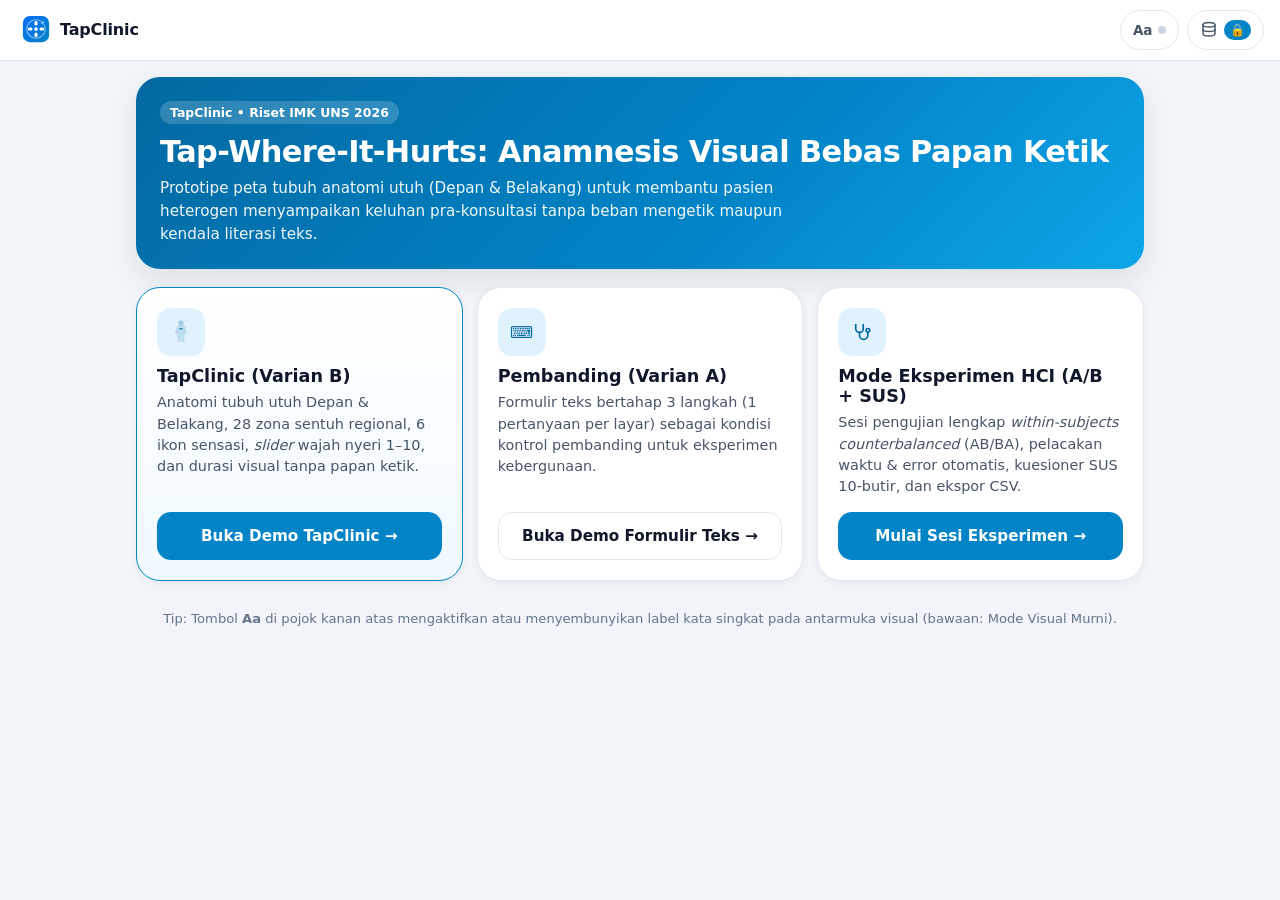
<file: index.html>
<!DOCTYPE html>
<html lang="id">
<head>
  <meta charset="UTF-8" />
  <meta name="viewport" content="width=device-width, initial-scale=1.0" />
  <title>TapClinic — Redirecting to Prototype</title>
  <meta http-equiv="refresh" content="0; url=./prototype/" />
  <script>
    window.location.replace("./prototype/");
  </script>
</head>
<body style="font-family:system-ui,sans-serif;display:flex;min-height:100vh;align-items:center;justify-content:center;background:#f1f5f9;color:#0f172a;margin:0;padding:16px;text-align:center">
  <div>
    <p style="font-size:1rem;margin:0 0 10px">Mengalihkan ke prototipe <strong>TapClinic</strong>…</p>
    <a href="./prototype/" style="color:#0284c7;font-weight:700">Buka TapClinic Prototype →</a>
  </div>
</body>
</html>
</file>
<file: prototype/css/styles.css>
:root {
  --bg: #f1f5f9;
  --surface: #ffffff;
  --surface-soft: #f8fafc;
  --surface-tint: #f0f9ff;
  --ink: #0f172a;
  --ink-muted: #475569;
  --ink-subtle: #64748b;
  --border: #e2e8f0;
  --primary: #0284c7;
  --primary-dark: #0369a1;
  --primary-soft: #e0f2fe;
  --accent: #0284c7;
  --sev-low: #22c55e;
  --sev-mid: #f59e0b;
  --sev-high: #f97316;
  --sev-crit: #ef4444;
  --shadow-sm: 0 2px 10px rgba(15, 23, 42, 0.05);
  --shadow-md: 0 12px 30px rgba(15, 23, 42, 0.09);
  --radius-sm: 12px;
  --radius-md: 18px;
  --radius-lg: 24px;
  --font: "Plus Jakarta Sans", "Inter", system-ui, -apple-system, BlinkMacSystemFont, "Segoe UI", Roboto, Arial, sans-serif;
}

*, *::before, *::after {
  box-sizing: border-box;
}

html, body {
  margin: 0;
  padding: 0;
  font-family: var(--font);
  background: var(--bg);
  color: var(--ink);
  -webkit-tap-highlight-color: transparent;
}

button, input, textarea, select {
  font-family: inherit;
}

.hidden {
  display: none !important;
}

/* Visual-First label toggle: OFF by default, ON when body.show-labels is set */
.label-text {
  display: none;
}

body.show-labels .label-text {
  display: inline;
}

.label-block {
  display: none;
}

body.show-labels .label-block {
  display: block;
}

/* Shell & Topbar */
.app-shell {
  min-height: 100dvh;
  display: flex;
  flex-direction: column;
}

.topbar {
  position: sticky;
  top: 0;
  z-index: 40;
  display: flex;
  align-items: center;
  justify-content: space-between;
  padding: 10px 16px;
  background: rgba(255, 255, 255, 0.94);
  backdrop-filter: blur(10px);
  border-bottom: 1px solid var(--border);
}

.brand-btn {
  display: inline-flex;
  align-items: center;
  gap: 10px;
  border: none;
  background: transparent;
  padding: 4px 6px;
  border-radius: var(--radius-sm);
  cursor: pointer;
  color: var(--ink);
  text-align: left;
}

.brand-text {
  display: flex;
  flex-direction: column;
  line-height: 1.15;
}

.brand-text strong {
  font-size: 1rem;
  letter-spacing: -0.01em;
}

.brand-text small {
  font-size: 0.72rem;
  color: var(--ink-subtle);
}

.topbar-actions {
  display: flex;
  align-items: center;
  gap: 8px;
}

.icon-pill-btn {
  display: inline-flex;
  align-items: center;
  gap: 6px;
  min-height: 40px;
  padding: 6px 12px;
  border-radius: 999px;
  border: 1.5px solid var(--border);
  background: var(--surface);
  color: var(--ink-muted);
  font-weight: 600;
  font-size: 0.85rem;
  cursor: pointer;
  transition: all 0.16s ease;
}

.icon-pill-btn:hover {
  border-color: var(--primary);
  color: var(--primary-dark);
}

.icon-pill-btn[aria-pressed="true"] {
  background: var(--primary-soft);
  border-color: var(--primary);
  color: var(--primary-dark);
}

.aa-glyph {
  font-weight: 800;
  letter-spacing: -0.03em;
}

.pill-state-dot {
  width: 8px;
  height: 8px;
  border-radius: 50%;
  background: #cbd5e1;
}

.icon-pill-btn[aria-pressed="true"] .pill-state-dot {
  background: var(--primary);
}

.count-badge {
  min-width: 20px;
  height: 20px;
  padding: 0 6px;
  border-radius: 999px;
  background: var(--primary);
  color: #fff;
  font-size: 0.75rem;
  display: inline-flex;
  align-items: center;
  justify-content: center;
}

.app-main {
  flex: 1;
  width: 100%;
  max-width: 1040px;
  margin: 0 auto;
  padding: 16px;
}

/* Cards & Buttons */
.card {
  background: var(--surface);
  border: 1px solid var(--border);
  border-radius: var(--radius-lg);
  box-shadow: var(--shadow-sm);
  padding: 20px;
}

.phone-card {
  width: 100%;
  max-width: 480px;
  margin: 0 auto;
  background: var(--surface);
  border: 1px solid var(--border);
  border-radius: var(--radius-lg);
  box-shadow: var(--shadow-md);
  padding: 20px;
  display: flex;
  flex-direction: column;
  gap: 14px;
}

.step-kicker {
  font-size: 0.8rem;
  font-weight: 700;
  color: var(--primary);
  letter-spacing: 0.01em;
}

.step-title {
  margin: 2px 0 4px;
  font-size: 1.32rem;
  font-weight: 800;
  letter-spacing: -0.02em;
  color: var(--ink);
}

.step-subtitle {
  margin: 0;
  font-size: 0.88rem;
  color: var(--ink-muted);
  line-height: 1.45;
}

.btn {
  display: inline-flex;
  align-items: center;
  justify-content: center;
  gap: 8px;
  min-height: 48px;
  padding: 10px 18px;
  border-radius: 14px;
  border: 1.5px solid transparent;
  font-size: 0.95rem;
  font-weight: 700;
  cursor: pointer;
  transition: transform 0.12s ease, background 0.16s ease, border-color 0.16s ease;
}

.btn:active {
  transform: scale(0.98);
}

.btn-full {
  width: 100%;
}

.btn-primary {
  background: var(--primary);
  color: #fff;
}

.btn-primary:hover {
  background: var(--primary-dark);
}

.btn-secondary {
  background: var(--surface);
  border-color: var(--border);
  color: var(--ink);
}

.btn-secondary:hover {
  border-color: var(--primary);
  background: var(--surface-tint);
}

.btn-danger-ghost {
  background: #fef2f2;
  border-color: #fecaca;
  color: #b91c1c;
}

.btn-sm {
  min-height: 38px;
  padding: 6px 12px;
  font-size: 0.84rem;
  border-radius: 10px;
}

.btn:disabled {
  opacity: 0.45;
  cursor: not-allowed;
}

/* Home Landing Hub */
.hero-banner {
  background: linear-gradient(135deg, #0369a1 0%, #0284c7 60%, #0ea5e9 100%);
  color: #fff;
  border-radius: var(--radius-lg);
  padding: 24px;
  margin-bottom: 18px;
  box-shadow: var(--shadow-md);
}

.hero-badge {
  display: inline-flex;
  align-items: center;
  gap: 6px;
  padding: 4px 10px;
  border-radius: 999px;
  background: rgba(255, 255, 255, 0.18);
  font-size: 0.78rem;
  font-weight: 600;
  margin-bottom: 10px;
}

.hero-banner h1 {
  margin: 0 0 8px;
  font-size: clamp(1.35rem, 2.8vw, 1.9rem);
  letter-spacing: -0.02em;
}

.hero-banner p {
  margin: 0;
  color: rgba(255, 255, 255, 0.94);
  line-height: 1.5;
  max-width: 68ch;
  font-size: 0.95rem;
}

.hub-grid {
  display: grid;
  grid-template-columns: repeat(auto-fit, minmax(260px, 1fr));
  gap: 14px;
  margin-bottom: 18px;
}

.hub-card {
  display: flex;
  flex-direction: column;
  justify-content: space-between;
  gap: 14px;
  padding: 20px;
  border-radius: var(--radius-lg);
  background: var(--surface);
  border: 1.5px solid var(--border);
  box-shadow: var(--shadow-sm);
}

.hub-card.featured {
  border-color: var(--primary);
  background: linear-gradient(180deg, #ffffff 0%, #f0f9ff 100%);
}

.hub-card-icon {
  width: 48px;
  height: 48px;
  border-radius: 14px;
  display: flex;
  align-items: center;
  justify-content: center;
  background: var(--primary-soft);
  color: var(--primary-dark);
  margin-bottom: 10px;
}

.hub-card h2 {
  margin: 0 0 6px;
  font-size: 1.1rem;
}

.hub-card p {
  margin: 0;
  color: var(--ink-muted);
  font-size: 0.9rem;
  line-height: 1.48;
}

.hub-meta {
  font-size: 0.82rem;
  color: var(--ink-subtle);
  text-align: center;
  padding: 12px;
}

/* Variant B — Step B1 (Side-by-Side Realistic Front & Back Anatomy) */
.b1-toolbar {
  display: flex;
  align-items: center;
  justify-content: space-between;
  gap: 8px;
}

.b1-mode-toggle {
  display: inline-flex;
  align-items: center;
  gap: 4px;
  padding: 3px;
  border-radius: 12px;
  background: var(--surface-soft);
  border: 1px solid var(--border);
}

.b1-mode-btn {
  display: inline-flex;
  align-items: center;
  justify-content: center;
  min-width: 36px;
  min-height: 34px;
  padding: 4px 8px;
  border-radius: 9px;
  border: none;
  background: transparent;
  color: var(--ink-muted);
  cursor: pointer;
}

.b1-mode-btn.active {
  background: var(--primary);
  color: #fff;
}

.b1-dual-bodies {
  display: grid;
  grid-template-columns: repeat(2, minmax(0, 1fr));
  gap: 10px;
  align-items: start;
}

.b1-body-slot {
  background: var(--surface-soft);
  border: 1px solid var(--border);
  border-radius: 16px;
  padding: 8px 6px 6px;
  display: flex;
  flex-direction: column;
  align-items: center;
}

.b1-slot-badge {
  display: inline-flex;
  align-items: center;
  gap: 5px;
  color: var(--ink-muted);
  font-size: 0.75rem;
  font-weight: 700;
  margin-bottom: 2px;
}

.body-svg-wrap {
  width: 100%;
  max-width: 280px;
  margin: 0 auto;
  display: flex;
  flex-direction: column;
  align-items: center;
}

.body-svg {
  width: 100%;
  height: auto;
  max-height: 54dvh;
  touch-action: manipulation;
  user-select: none;
}

.body-region-hit {
  fill: rgba(2, 132, 199, 0.015);
  stroke: rgba(100, 116, 139, 0.16);
  stroke-width: 0.9;
  cursor: pointer;
  transition: fill 0.16s ease, stroke 0.16s ease;
}

.body-region-hit:hover {
  fill: rgba(2, 132, 199, 0.18);
  stroke: rgba(2, 132, 199, 0.65);
  stroke-width: 1.4;
}

.body-region-hit.is-selected {
  fill: rgba(239, 68, 68, 0.36);
  stroke: #dc2626;
  stroke-width: 2.1;
}

.body-region-hit.sev-low {
  fill: rgba(34, 197, 94, 0.34);
  stroke: #16a34a;
  stroke-width: 1.6;
}

.body-region-hit.sev-mid {
  fill: rgba(245, 158, 11, 0.36);
  stroke: #d97706;
  stroke-width: 1.6;
}

.body-region-hit.sev-high {
  fill: rgba(249, 115, 22, 0.42);
  stroke: #ea580c;
  stroke-width: 1.8;
}

.body-region-hit.sev-crit {
  fill: rgba(239, 68, 68, 0.48);
  stroke: #dc2626;
  stroke-width: 2;
}

.pain-pin-group {
  pointer-events: none;
}

.pain-pin-pulse {
  transform-box: fill-box;
  transform-origin: center;
  animation: pinPulse 2s ease-out infinite;
}

@keyframes pinPulse {
  0% { transform: scale(0.95); opacity: 0.78; }
  70% { transform: scale(1.65); opacity: 0; }
  100% { transform: scale(1.65); opacity: 0; }
}

.selected-pill {
  display: flex;
  align-items: center;
  justify-content: center;
  gap: 8px;
  padding: 10px 14px;
  border-radius: 12px;
  background: #fee2e2;
  border: 1px solid #fecaca;
  color: #b91c1c;
  font-size: 0.86rem;
  font-weight: 700;
}

.selected-pill.empty {
  background: var(--surface-soft);
  border-color: var(--border);
  color: var(--ink-subtle);
}

.pain-dots-pill {
  display: inline-flex;
  align-items: center;
  gap: 5px;
  padding: 4px 10px;
  border-radius: 999px;
  background: var(--surface-soft);
  border: 1px solid var(--border);
  font-size: 0.82rem;
  font-weight: 700;
}

.pain-mini-dot {
  width: 10px;
  height: 10px;
  border-radius: 50%;
  display: inline-block;
}

/* Variant B — Step B2 (2x3 Sensation Grid with Active Checkmark Badge) */
.sensation-grid-2x3 {
  display: grid;
  grid-template-columns: repeat(2, 1fr);
  gap: 10px;
}

.sens-card-btn {
  position: relative;
  display: flex;
  flex-direction: column;
  align-items: center;
  justify-content: center;
  gap: 8px;
  min-height: 98px;
  padding: 14px 10px;
  border-radius: 16px;
  border: 1.5px solid var(--border);
  background: var(--surface-soft);
  color: var(--ink);
  cursor: pointer;
  transition: all 0.16s ease;
}

.sens-card-btn:hover {
  border-color: var(--primary);
  background: var(--surface-tint);
}

.sens-card-btn.active {
  border: 2px solid var(--primary);
  background: var(--primary-soft);
  color: var(--primary-dark);
}

.sens-check-badge {
  position: absolute;
  top: 8px;
  right: 8px;
  width: 20px;
  height: 20px;
  border-radius: 50%;
  background: var(--primary);
  color: #fff;
  font-size: 0.72rem;
  font-weight: 800;
  display: none;
  align-items: center;
  justify-content: center;
}

.sens-card-btn.active .sens-check-badge {
  display: inline-flex;
}

.sens-card-title {
  font-size: 0.88rem;
  font-weight: 700;
  text-align: center;
}

.sens-anim-pulse {
  transform-box: fill-box;
  transform-origin: center;
  animation: gentleBeat 1.5s ease-in-out infinite;
}

@keyframes gentleBeat {
  0%, 100% { transform: scale(1); }
  50% { transform: scale(1.13); }
}

/* Variant B — Step B3 (Visual Pain Slider + 5 Expressive Face Ticks) */
.b3-face-stage {
  display: flex;
  flex-direction: column;
  align-items: center;
  gap: 8px;
  padding: 8px 0 4px;
}

.b3-score-readout {
  display: flex;
  align-items: baseline;
  gap: 4px;
  font-weight: 800;
  color: var(--ink);
}

.b3-score-readout .big {
  font-size: 2.35rem;
  line-height: 1;
}

.b3-score-readout .denom {
  font-size: 1rem;
  color: var(--ink-subtle);
}

.sev-pill {
  display: inline-flex;
  align-items: center;
  padding: 4px 12px;
  border-radius: 999px;
  font-size: 0.8rem;
  font-weight: 700;
}

.pain-range {
  -webkit-appearance: none;
  appearance: none;
  width: 100%;
  height: 12px;
  border-radius: 999px;
  background: linear-gradient(90deg, #22c55e 0%, #eab308 38%, #f97316 70%, #ef4444 100%);
  outline: none;
  cursor: pointer;
}

.pain-range::-webkit-slider-thumb {
  -webkit-appearance: none;
  appearance: none;
  width: 26px;
  height: 26px;
  border-radius: 50%;
  background: #ffffff;
  border: 3px solid var(--primary);
  box-shadow: 0 2px 6px rgba(0, 0, 0, 0.22);
}

.pain-range::-moz-range-thumb {
  width: 26px;
  height: 26px;
  border-radius: 50%;
  background: #ffffff;
  border: 3px solid var(--primary);
  box-shadow: 0 2px 6px rgba(0, 0, 0, 0.22);
}

.b3-ticks-row {
  display: grid;
  grid-template-columns: repeat(5, 1fr);
  gap: 6px;
  margin-top: 4px;
}

.b3-tick-btn {
  display: flex;
  flex-direction: column;
  align-items: center;
  gap: 3px;
  padding: 6px 2px;
  border-radius: 12px;
  border: 1.5px solid transparent;
  background: transparent;
  color: var(--ink-muted);
  font-size: 0.78rem;
  font-weight: 700;
  cursor: pointer;
}

.b3-tick-btn.active {
  background: var(--surface-tint);
  border-color: var(--primary);
  color: var(--primary-dark);
}

.duration-grid {
  display: grid;
  grid-template-columns: repeat(4, 1fr);
  gap: 8px;
}

.tile-btn {
  display: flex;
  flex-direction: column;
  align-items: center;
  justify-content: center;
  gap: 4px;
  min-height: 58px;
  padding: 8px 4px;
  border-radius: 14px;
  border: 1.5px solid var(--border);
  background: var(--surface-soft);
  color: var(--ink);
  cursor: pointer;
  transition: all 0.15s ease;
}

.tile-btn.active {
  border-color: var(--primary);
  background: var(--primary-soft);
  color: var(--primary-dark);
}

.tile-lbl {
  font-size: 0.72rem;
  font-weight: 600;
  text-align: center;
}

/* Variant B — Step B4 (Summary & Confirmation) */
.b4-summary-item {
  background: var(--surface-soft);
  border: 1px solid var(--border);
  border-radius: 16px;
  padding: 12px 14px;
  display: flex;
  flex-direction: column;
  gap: 10px;
}

.b4-row {
  display: flex;
  align-items: flex-start;
  gap: 10px;
}

.b4-row-icon {
  width: 32px;
  height: 32px;
  border-radius: 10px;
  background: var(--surface);
  border: 1px solid var(--border);
  display: flex;
  align-items: center;
  justify-content: center;
  color: var(--primary);
  flex-shrink: 0;
}

.b4-row small {
  display: block;
  font-size: 0.74rem;
  color: var(--ink-subtle);
}

.b4-row strong {
  font-size: 0.94rem;
  color: var(--ink);
}

.b4-disclaimer {
  background: var(--surface-tint);
  border: 1px solid #bae6fd;
  border-radius: 14px;
  padding: 12px 14px;
  font-size: 0.82rem;
  color: var(--ink-muted);
  line-height: 1.45;
}

/* Variant B — Step B5 (EMR Klinik Kampus Doctor Dashboard) */
.b5-emr-card {
  width: 100%;
  max-width: 820px;
  margin: 0 auto;
  background: var(--surface);
  border: 1px solid var(--border);
  border-radius: var(--radius-lg);
  box-shadow: var(--shadow-md);
  overflow: hidden;
}

.b5-emr-header {
  background: var(--primary);
  color: #fff;
  padding: 14px 20px;
  display: flex;
  align-items: center;
  justify-content: space-between;
  gap: 12px;
  flex-wrap: wrap;
}

.b5-emr-header strong {
  font-size: 1rem;
}

.b5-emr-header span {
  font-size: 0.8rem;
  opacity: 0.9;
}

.b5-meta-bar {
  display: flex;
  align-items: center;
  justify-content: space-between;
  gap: 10px;
  flex-wrap: wrap;
  padding: 10px 20px;
  border-bottom: 1px solid var(--border);
  background: var(--surface-soft);
  font-size: 0.84rem;
}

.b5-status-pill {
  padding: 4px 10px;
  border-radius: 999px;
  background: var(--primary-soft);
  color: var(--primary-dark);
  font-weight: 700;
  font-size: 0.78rem;
}

.b5-emr-body {
  padding: 18px 20px;
  display: grid;
  grid-template-columns: 1fr;
  gap: 18px;
}

@media (min-width: 720px) {
  .b5-emr-body {
    grid-template-columns: 1fr 1.15fr;
    align-items: start;
  }
}

.b5-quick-scan {
  background: var(--surface-tint);
  border: 1px solid #bae6fd;
  border-radius: 14px;
  padding: 14px;
  font-size: 0.86rem;
  line-height: 1.5;
  color: var(--ink);
}

/* Variant A: Text Wizard (Figma A1-A3) */
.va-card {
  max-width: 520px;
  margin: 0 auto;
}

.step-progress {
  display: flex;
  gap: 6px;
  margin-bottom: 16px;
}

.step-bar {
  flex: 1;
  height: 6px;
  border-radius: 999px;
  background: #e2e8f0;
}

.step-bar.done {
  background: var(--primary);
}

.form-group {
  display: flex;
  flex-direction: column;
  gap: 6px;
  margin-bottom: 14px;
}

.form-group label {
  font-weight: 600;
  font-size: 0.92rem;
}

.input-control, .textarea-control, .select-control {
  width: 100%;
  padding: 12px 14px;
  border-radius: 12px;
  border: 1.5px solid var(--border);
  background: var(--surface);
  font-size: 0.96rem;
  color: var(--ink);
}

.input-control:focus, .textarea-control:focus, .select-control:focus {
  outline: none;
  border-color: var(--primary);
  box-shadow: 0 0 0 3px rgba(2, 132, 199, 0.14);
}

.field-error {
  color: #dc2626;
  font-size: 0.84rem;
  font-weight: 600;
}

.wizard-actions {
  display: flex;
  justify-content: space-between;
  gap: 10px;
  margin-top: 12px;
}

/* Experiment Flow & SUS */
.scenario-banner {
  background: #eff6ff;
  border: 1.5px solid #bfdbfe;
  border-radius: 16px;
  padding: 12px 14px;
  margin: 0 auto 12px;
  max-width: 520px;
}

.scenario-banner-head {
  display: flex;
  align-items: center;
  justify-content: space-between;
  gap: 8px;
}

.scenario-banner h3 {
  margin: 0;
  font-size: 0.95rem;
  color: #1e40af;
}

.scenario-bullets {
  margin: 8px 0 0;
  padding-left: 18px;
  font-size: 0.88rem;
  color: #1e3a8a;
  line-height: 1.45;
}

.sus-item {
  padding: 14px;
  border: 1px solid var(--border);
  border-radius: 14px;
  background: var(--surface-soft);
  margin-bottom: 10px;
}

.sus-item p {
  margin: 0 0 10px;
  font-weight: 600;
  font-size: 0.92rem;
}

.likert-row {
  display: grid;
  grid-template-columns: repeat(5, 1fr);
  gap: 6px;
}

.likert-opt {
  position: relative;
}

.likert-opt input {
  position: absolute;
  opacity: 0;
  pointer-events: none;
}

.likert-opt span {
  display: flex;
  flex-direction: column;
  align-items: center;
  justify-content: center;
  min-height: 44px;
  padding: 6px 4px;
  border-radius: 10px;
  border: 1.5px solid var(--border);
  background: var(--surface);
  font-size: 0.8rem;
  font-weight: 600;
  cursor: pointer;
  text-align: center;
}

.likert-opt input:checked + span {
  border-color: var(--primary);
  background: var(--primary-soft);
  color: var(--primary-dark);
}

.metrics-compare-grid {
  display: grid;
  grid-template-columns: repeat(auto-fit, minmax(160px, 1fr));
  gap: 10px;
  margin: 14px 0;
}

.metric-box {
  padding: 14px;
  border-radius: 14px;
  border: 1px solid var(--border);
  background: var(--surface-soft);
}

.metric-box small {
  color: var(--ink-subtle);
  display: block;
  margin-bottom: 4px;
}

.metric-box strong {
  font-size: 1.2rem;
}

/* Modal */
.modal-backdrop {
  position: fixed;
  inset: 0;
  z-index: 100;
  background: rgba(15, 23, 42, 0.5);
  display: flex;
  align-items: center;
  justify-content: center;
  padding: 16px;
}

.modal-card {
  width: 100%;
  max-width: 720px;
  max-height: 86dvh;
  overflow: auto;
  background: var(--surface);
  border-radius: var(--radius-lg);
  padding: 20px;
  box-shadow: var(--shadow-md);
}

.modal-header {
  display: flex;
  align-items: center;
  justify-content: space-between;
  margin-bottom: 14px;
}

.modal-header h2 {
  margin: 0;
  font-size: 1.15rem;
}

.close-icon-btn {
  width: 38px;
  height: 38px;
  border-radius: 12px;
  border: 1.5px solid var(--border);
  background: var(--surface);
  color: var(--ink-muted);
  font-size: 1rem;
  font-weight: 700;
  cursor: pointer;
  display: inline-flex;
  align-items: center;
  justify-content: center;
}

.data-table-wrap {
  overflow-x: auto;
  margin-top: 12px;
}

table.data-table {
  width: 100%;
  border-collapse: collapse;
  font-size: 0.84rem;
}

table.data-table th, table.data-table td {
  padding: 8px 10px;
  border-bottom: 1px solid var(--border);
  text-align: left;
  white-space: nowrap;
}

table.data-table th {
  background: var(--surface-soft);
  font-weight: 700;
}
/* Optimasi ukuran area sentuh Variant B di layar HP */
@media (max-width: 520px) {
  .app-main {
    padding: 8px 6px;
  }

  .phone-card {
    padding: 14px 10px;
    border-radius: 18px;
    gap: 10px;
  }

  .step-title {
    font-size: 1.16rem;
  }

  .b1-dual-bodies {
    gap: 6px;
  }

  .b1-body-slot {
    padding: 6px 2px 4px;
    border-radius: 12px;
  }

  .body-svg-wrap {
    max-width: 100%;
  }

  .body-svg {
    max-height: 62dvh;
  }

  .pain-range::-webkit-slider-thumb {
    width: 32px;
    height: 32px;
  }

  .pain-range::-moz-range-thumb {
    width: 32px;
    height: 32px;
  }
}
</file>
